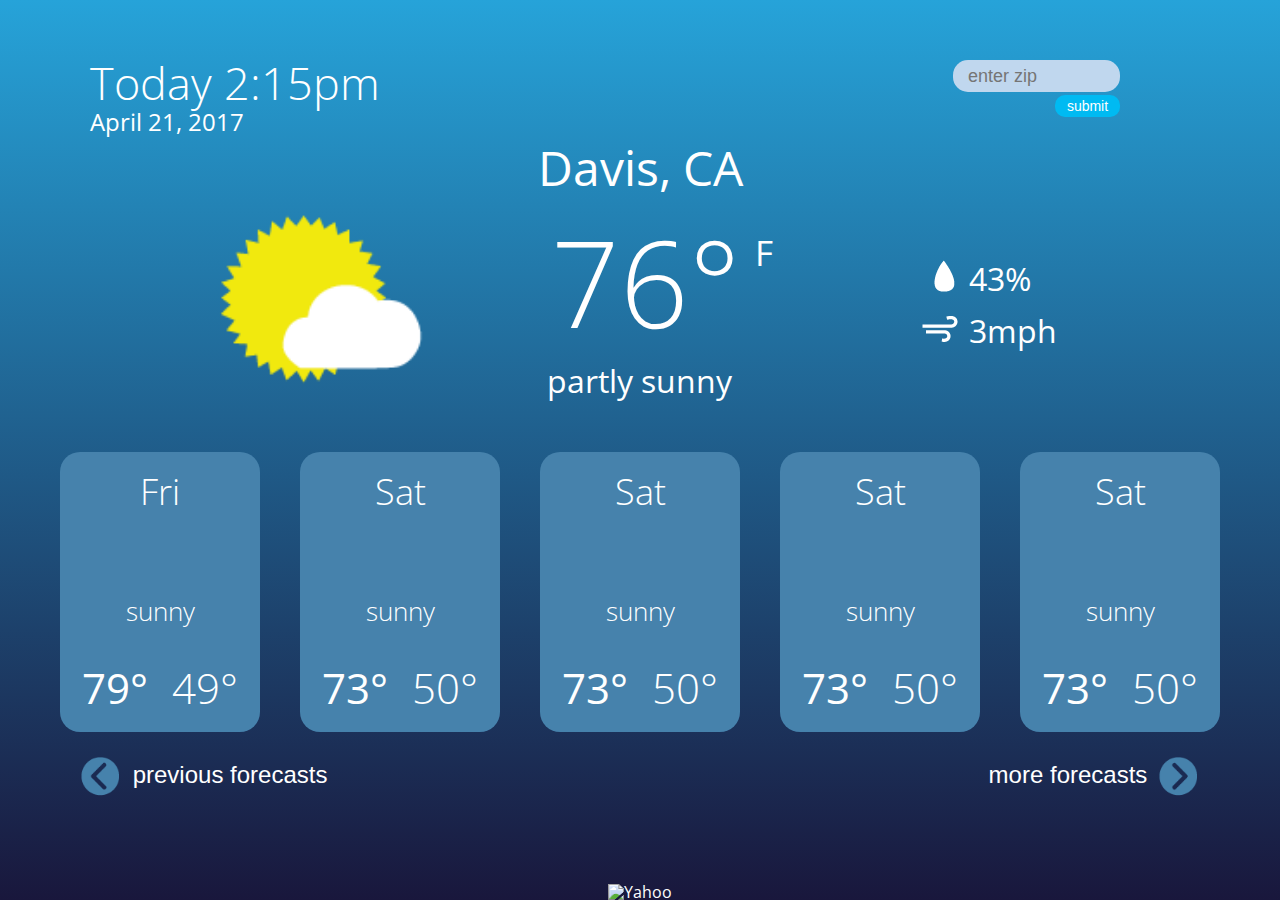
<file: index.html>
<!DOCTYPE html>
<head>
<meta charset="utf-8" />
<title>Include TEST</title>
<style type="text/css">
body > object{
  width: 100%;
  height: 100%;
}

html, body{
  margin: 0px;
  padding: 0px;
  height: 100%;
  min-height: 100%;
}
</style>
</head>

<object name="weatherApp" type="text/html" data="./code/weatherApp.html"></object>
</file>
